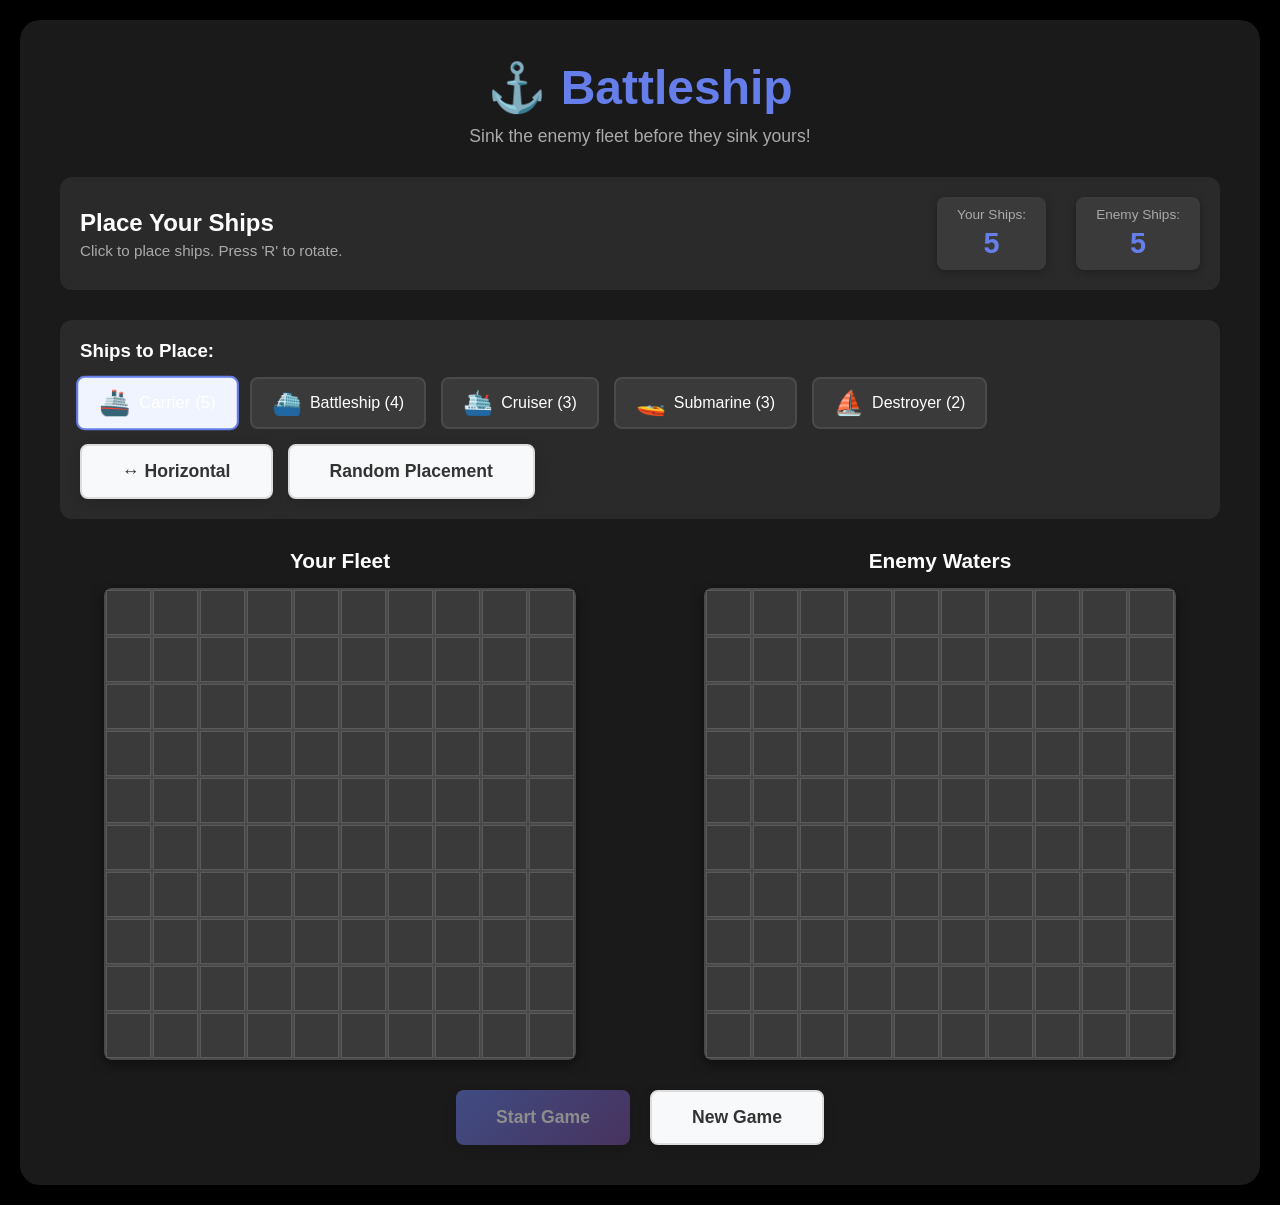
<file: index.html>
<!DOCTYPE html>
<html lang="en">
<head>
    <meta charset="UTF-8">
    <meta name="viewport" content="width=device-width, initial-scale=1.0">
    <title>Ethan's Battleship Game</title>
    <link rel="stylesheet" href="styles.css">
</head>
<body>
    <div class="container">
        <header>
            <h1>⚓ Battleship</h1>
            <p class="subtitle">Sink the enemy fleet before they sink yours!</p>
        </header>

        <div class="game-info">
            <div class="status-panel">
                <h2 id="game-status">Place Your Ships</h2>
                <p id="game-message">Click to place ships. Press 'R' to rotate.</p>
            </div>
            <div class="stats">
                <div class="stat-item">
                    <span class="stat-label">Your Ships:</span>
                    <span id="player-ships">5</span>
                </div>
                <div class="stat-item">
                    <span class="stat-label">Enemy Ships:</span>
                    <span id="enemy-ships">5</span>
                </div>
            </div>
        </div>

        <div class="ship-placement" id="ship-placement">
            <h3>Ships to Place:</h3>
            <div class="ships-list">
                <div class="ship-item" data-ship="carrier">
                    <span class="ship-icon">🚢</span>
                    <span>Carrier (5)</span>
                </div>
                <div class="ship-item" data-ship="battleship">
                    <span class="ship-icon">⛴️</span>
                    <span>Battleship (4)</span>
                </div>
                <div class="ship-item" data-ship="cruiser">
                    <span class="ship-icon">🛳️</span>
                    <span>Cruiser (3)</span>
                </div>
                <div class="ship-item" data-ship="submarine">
                    <span class="ship-icon">🚤</span>
                    <span>Submarine (3)</span>
                </div>
                <div class="ship-item" data-ship="destroyer">
                    <span class="ship-icon">⛵</span>
                    <span>Destroyer (2)</span>
                </div>
            </div>
            <div class="placement-controls">
                <button id="rotate-ship" class="btn btn-secondary">
                    <span id="orientation-icon">↔️</span>
                    <span id="orientation-text">Horizontal</span>
                </button>
                <button id="random-placement" class="btn btn-secondary">Random Placement</button>
            </div>
        </div>

        <div class="boards-container">
            <div class="board-wrapper">
                <h3>Your Fleet</h3>
                <div class="board" id="player-board"></div>
            </div>
            <div class="board-wrapper">
                <h3>Enemy Waters</h3>
                <div class="board" id="enemy-board"></div>
            </div>
        </div>

        <div class="controls">
            <button id="start-game" class="btn btn-primary" disabled>Start Game</button>
            <button id="reset-game" class="btn btn-secondary">New Game</button>
        </div>
    </div>

    <script src="game.js"></script>
</body>
</html>
</file>
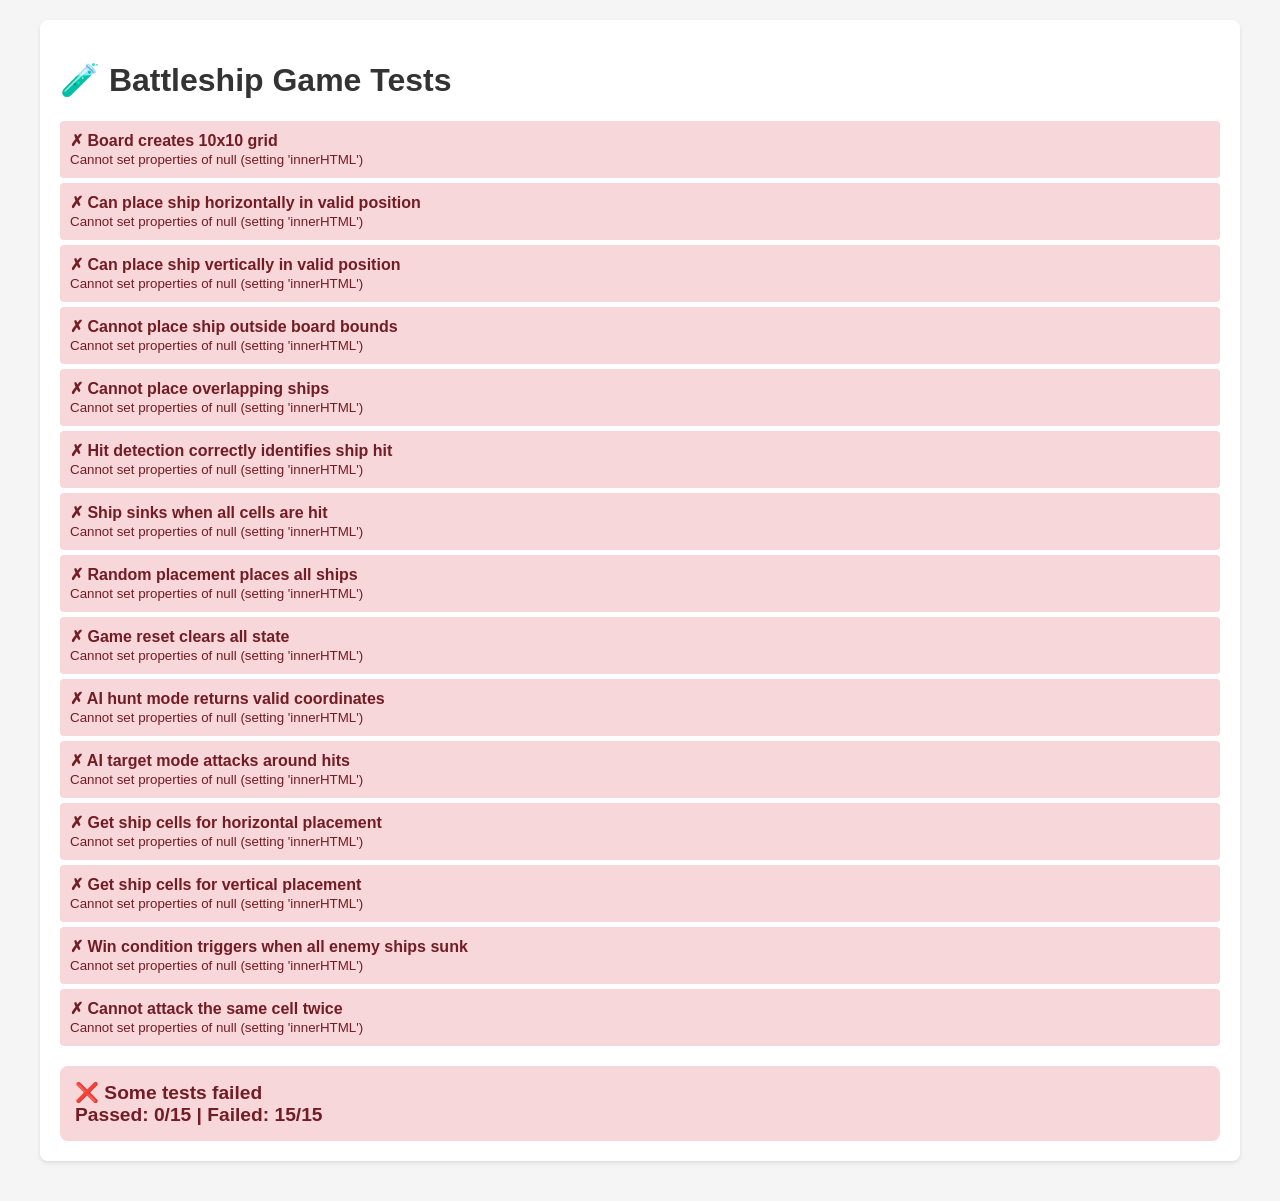
<file: test.html>
<!DOCTYPE html>
<html lang="en">
<head>
    <meta charset="UTF-8">
    <meta name="viewport" content="width=device-width, initial-scale=1.0">
    <title>Battleship Game Tests</title>
    <style>
        body {
            font-family: -apple-system, BlinkMacSystemFont, 'Segoe UI', Roboto, sans-serif;
            max-width: 1200px;
            margin: 0 auto;
            padding: 20px;
            background: #f5f5f5;
        }
        .test-container {
            background: white;
            padding: 20px;
            border-radius: 8px;
            margin-bottom: 20px;
            box-shadow: 0 2px 4px rgba(0,0,0,0.1);
        }
        .test-result {
            padding: 10px;
            margin: 5px 0;
            border-radius: 4px;
        }
        .test-pass {
            background: #d4edda;
            color: #155724;
        }
        .test-fail {
            background: #f8d7da;
            color: #721c24;
        }
        .summary {
            font-weight: bold;
            font-size: 1.2em;
            padding: 15px;
            border-radius: 8px;
            margin-top: 20px;
        }
        .summary.pass {
            background: #d4edda;
            color: #155724;
        }
        .summary.fail {
            background: #f8d7da;
            color: #721c24;
        }
        h1 {
            color: #333;
        }
        h2 {
            color: #666;
            margin-top: 0;
        }
    </style>
</head>
<body>
    <div class="test-container">
        <h1>🧪 Battleship Game Tests</h1>
        <div id="test-results"></div>
        <div id="summary"></div>
    </div>

    <script src="game.js"></script>
    <script>
        class TestRunner {
            constructor() {
                this.tests = [];
                this.passed = 0;
                this.failed = 0;
            }

            test(name, fn) {
                this.tests.push({ name, fn });
            }

            async run() {
                const resultsDiv = document.getElementById('test-results');
                
                for (const test of this.tests) {
                    try {
                        await test.fn();
                        this.passed++;
                        this.logResult(test.name, true, resultsDiv);
                    } catch (error) {
                        this.failed++;
                        this.logResult(test.name, false, resultsDiv, error.message);
                    }
                }

                this.showSummary();
            }

            logResult(name, passed, container, error = null) {
                const div = document.createElement('div');
                div.className = `test-result ${passed ? 'test-pass' : 'test-fail'}`;
                div.innerHTML = `
                    <strong>${passed ? '✓' : '✗'} ${name}</strong>
                    ${error ? `<br><small>${error}</small>` : ''}
                `;
                container.appendChild(div);
            }

            showSummary() {
                const summaryDiv = document.getElementById('summary');
                const total = this.passed + this.failed;
                const allPassed = this.failed === 0;
                
                summaryDiv.className = `summary ${allPassed ? 'pass' : 'fail'}`;
                summaryDiv.innerHTML = `
                    ${allPassed ? '🎉 All tests passed!' : '❌ Some tests failed'}
                    <br>
                    Passed: ${this.passed}/${total} | Failed: ${this.failed}/${total}
                `;
            }

            assert(condition, message) {
                if (!condition) {
                    throw new Error(message || 'Assertion failed');
                }
            }

            assertEqual(actual, expected, message) {
                if (actual !== expected) {
                    throw new Error(message || `Expected ${expected}, got ${actual}`);
                }
            }
        }

        const runner = new TestRunner();

        // Test: Board Creation
        runner.test('Board creates 10x10 grid', () => {
            const game = new BattleshipGame();
            runner.assertEqual(game.boardSize, 10, 'Board size should be 10');
            runner.assertEqual(game.playerBoard.length, 10, 'Player board should have 10 rows');
            runner.assertEqual(game.playerBoard[0].length, 10, 'Player board should have 10 columns');
        });

        // Test: Ship Placement Validation
        runner.test('Can place ship horizontally in valid position', () => {
            const game = new BattleshipGame();
            const ship = { name: 'test', size: 3, icon: '🚢' };
            const result = game.placeShip(0, 0, ship, true, game.playerBoard, game.playerShips);
            runner.assert(result, 'Ship should be placed successfully');
            runner.assertEqual(game.playerShips.length, 1, 'Should have 1 ship placed');
        });

        runner.test('Can place ship vertically in valid position', () => {
            const game = new BattleshipGame();
            const ship = { name: 'test', size: 3, icon: '🚢' };
            const result = game.placeShip(0, 0, ship, false, game.playerBoard, game.playerShips);
            runner.assert(result, 'Ship should be placed successfully');
            runner.assertEqual(game.playerShips.length, 1, 'Should have 1 ship placed');
        });

        runner.test('Cannot place ship outside board bounds', () => {
            const game = new BattleshipGame();
            const ship = { name: 'test', size: 5, icon: '🚢' };
            const result = game.placeShip(0, 8, ship, true, game.playerBoard, game.playerShips);
            runner.assert(!result, 'Ship should not be placed outside bounds');
        });

        runner.test('Cannot place overlapping ships', () => {
            const game = new BattleshipGame();
            const ship1 = { name: 'test1', size: 3, icon: '🚢' };
            const ship2 = { name: 'test2', size: 3, icon: '🚢' };
            
            game.placeShip(0, 0, ship1, true, game.playerBoard, game.playerShips);
            const result = game.placeShip(0, 1, ship2, true, game.playerBoard, game.playerShips);
            
            runner.assert(!result, 'Overlapping ships should not be allowed');
            runner.assertEqual(game.playerShips.length, 1, 'Should still have only 1 ship');
        });

        // Test: Hit Detection
        runner.test('Hit detection correctly identifies ship hit', () => {
            const game = new BattleshipGame();
            const ship = { name: 'test', size: 3, icon: '🚢' };
            game.placeShip(0, 0, ship, true, game.playerBoard, game.playerShips);
            
            const cell = game.playerBoard[0][0];
            runner.assert(cell.ship, 'Cell should have a ship');
            runner.assert(!cell.hit, 'Cell should not be hit initially');
        });

        // Test: Ship Sinking
        runner.test('Ship sinks when all cells are hit', () => {
            const game = new BattleshipGame();
            const ship = { name: 'test', size: 2, icon: '🚢' };
            game.placeShip(0, 0, ship, true, game.playerBoard, game.playerShips);
            
            const shipData = game.playerShips[0];
            runner.assert(!shipData.sunk, 'Ship should not be sunk initially');
            
            shipData.hits = shipData.cells.length;
            shipData.sunk = true;
            
            runner.assert(shipData.sunk, 'Ship should be sunk when all cells hit');
        });

        // Test: Random Placement
        runner.test('Random placement places all ships', () => {
            const game = new BattleshipGame();
            game.randomPlacement();
            
            runner.assertEqual(game.playerShips.length, 5, 'Should place all 5 ships');
            runner.assertEqual(game.currentShipIndex, 5, 'Current ship index should be 5');
        });

        // Test: Game Reset
        runner.test('Game reset clears all state', () => {
            const game = new BattleshipGame();
            game.randomPlacement();
            game.gameStarted = true;
            game.playerHits = 5;
            game.enemyHits = 3;
            game.aiTargetingMode = 'target';
            game.aiHits = [{ row: 0, col: 0, ship: null }];
            game.aiMisses.add('0,0');
            
            game.resetGame();
            
            runner.assertEqual(game.playerShips.length, 0, 'Player ships should be cleared');
            runner.assertEqual(game.enemyShips.length, 0, 'Enemy ships should be cleared');
            runner.assertEqual(game.playerHits, 0, 'Player hits should be reset');
            runner.assertEqual(game.enemyHits, 0, 'Enemy hits should be reset');
            runner.assertEqual(game.gameStarted, false, 'Game should not be started');
            runner.assertEqual(game.aiTargetingMode, 'hunt', 'AI mode should reset to hunt');
            runner.assertEqual(game.aiHits.length, 0, 'AI hits should be cleared');
            runner.assertEqual(game.aiMisses.size, 0, 'AI misses should be cleared');
        });

        // Test: AI Hunt Mode
        runner.test('AI hunt mode returns valid coordinates', () => {
            const game = new BattleshipGame();
            game.aiMisses = new Set();
            
            const result = game.huntTarget();
            runner.assert(result.row >= 0 && result.row < 10, 'Row should be valid');
            runner.assert(result.col >= 0 && result.col < 10, 'Col should be valid');
        });

        // Test: AI Target Mode
        runner.test('AI target mode attacks around hits', () => {
            const game = new BattleshipGame();
            const ship = { name: 'test', size: 3, icon: '🚢' };
            game.placeShip(5, 5, ship, true, game.playerBoard, game.playerShips);
            
            game.aiHits = [{ row: 5, col: 5, ship: game.playerBoard[5][5].ship }];
            game.aiMisses = new Set();
            
            const result = game.targetAttack();
            runner.assert(result.row >= 0 && result.row < 10, 'Row should be valid');
            runner.assert(result.col >= 0 && result.col < 10, 'Col should be valid');
        });

        // Test: Ship Cell Calculation
        runner.test('Get ship cells for horizontal placement', () => {
            const game = new BattleshipGame();
            const cells = game.getShipCells(0, 0, 3, true);
            
            runner.assertEqual(cells.length, 3, 'Should have 3 cells');
            runner.assertEqual(cells[0][0], 0, 'First cell row should be 0');
            runner.assertEqual(cells[0][1], 0, 'First cell col should be 0');
            runner.assertEqual(cells[1][0], 0, 'Second cell row should be 0');
            runner.assertEqual(cells[1][1], 1, 'Second cell col should be 1');
            runner.assertEqual(cells[2][0], 0, 'Third cell row should be 0');
            runner.assertEqual(cells[2][1], 2, 'Third cell col should be 2');
        });

        runner.test('Get ship cells for vertical placement', () => {
            const game = new BattleshipGame();
            const cells = game.getShipCells(0, 0, 3, false);
            
            runner.assertEqual(cells.length, 3, 'Should have 3 cells');
            runner.assertEqual(cells[0][0], 0, 'First cell row should be 0');
            runner.assertEqual(cells[0][1], 0, 'First cell col should be 0');
            runner.assertEqual(cells[1][0], 1, 'Second cell row should be 1');
            runner.assertEqual(cells[1][1], 0, 'Second cell col should be 0');
            runner.assertEqual(cells[2][0], 2, 'Third cell row should be 2');
            runner.assertEqual(cells[2][1], 0, 'Third cell col should be 0');
        });

        // Test: Win Condition
        runner.test('Win condition triggers when all enemy ships sunk', () => {
            const game = new BattleshipGame();
            game.placeEnemyShips();
            game.gameStarted = true;
            
            // Simulate sinking all enemy ships
            game.playerHits = game.totalShipCells;
            
            const endGameSpy = jest.spyOn(game, 'endGame');
            // This would normally trigger in playerAttack, but we're testing the condition
            runner.assertEqual(game.playerHits, game.totalShipCells, 'Should have hit all ship cells');
        });

        // Test: Duplicate Attack Prevention
        runner.test('Cannot attack the same cell twice', () => {
            const game = new BattleshipGame();
            game.placeEnemyShips();
            game.gameStarted = true;
            game.playerTurn = true;
            
            // Mark a cell as already attacked
            game.enemyBoard[0][0] = 'miss';
            
            const targetCell = game.enemyBoard[0][0];
            runner.assert(targetCell === 'miss', 'Cell should be marked as miss');
            
            // The handleEnemyBoardClick should prevent this
            // This is tested by the UI integration
        });

        // Run tests
        runner.run();
    </script>
</body>
</html>
</file>
<file: styles.css>
* {
    margin: 0;
    padding: 0;
    box-sizing: border-box;
}

body {
    font-family: -apple-system, BlinkMacSystemFont, 'Segoe UI', Roboto, Oxygen, Ubuntu, Cantarell, sans-serif;
    background: #000000;
    min-height: 100vh;
    padding: 20px;
    color: #ffffff;
}

.container {
    max-width: 1400px;
    margin: 0 auto;
    background: #1a1a1a;
    border-radius: 20px;
    padding: 40px;
    box-shadow: 0 20px 60px rgba(0, 0, 0, 0.5);
}

header {
    text-align: center;
    margin-bottom: 30px;
}

h1 {
    font-size: 3rem;
    color: #667eea;
    margin-bottom: 10px;
}

.subtitle {
    font-size: 1.1rem;
    color: #aaa;
}

.game-info {
    display: flex;
    justify-content: space-between;
    align-items: center;
    margin-bottom: 30px;
    padding: 20px;
    background: #2a2a2a;
    border-radius: 12px;
}

.status-panel h2 {
    font-size: 1.5rem;
    color: #ffffff;
    margin-bottom: 5px;
}

.status-panel p {
    color: #aaa;
    font-size: 0.95rem;
}

.stats {
    display: flex;
    gap: 30px;
}

.stat-item {
    display: flex;
    flex-direction: column;
    align-items: center;
    padding: 10px 20px;
    background: #3a3a3a;
    border-radius: 8px;
    box-shadow: 0 2px 8px rgba(0, 0, 0, 0.3);
}

.stat-label {
    font-size: 0.85rem;
    color: #aaa;
    margin-bottom: 5px;
}

.stat-item span:last-child {
    font-size: 1.8rem;
    font-weight: bold;
    color: #667eea;
}

.ship-placement {
    margin-bottom: 30px;
    padding: 20px;
    background: #2a2a2a;
    border-radius: 12px;
}

.ship-placement h3 {
    margin-bottom: 15px;
    color: #ffffff;
}

.ships-list {
    display: flex;
    gap: 15px;
    margin-bottom: 15px;
    flex-wrap: wrap;
}

.ship-item {
    padding: 10px 20px;
    background: #3a3a3a;
    border: 2px solid #4a4a4a;
    border-radius: 8px;
    display: flex;
    align-items: center;
    gap: 8px;
    font-weight: 500;
    transition: all 0.3s ease;
    color: #ffffff;
}

.ship-item.active {
    border-color: #667eea;
    background: #f0f4ff;
    transform: scale(1.05);
}

.ship-item.placed {
    opacity: 0.5;
    text-decoration: line-through;
}

.ship-icon {
    font-size: 1.5rem;
}

.placement-controls {
    display: flex;
    gap: 15px;
    flex-wrap: wrap;
}

.boards-container {
    display: grid;
    grid-template-columns: 1fr 1fr;
    gap: 40px;
    margin-bottom: 30px;
}

.board-wrapper {
    display: flex;
    flex-direction: column;
    align-items: center;
}

.board-wrapper h3 {
    margin-bottom: 15px;
    color: #ffffff;
    font-size: 1.3rem;
}

.board {
    display: grid;
    grid-template-columns: repeat(10, 1fr);
    gap: 2px;
    background: #4a4a4a;
    padding: 2px;
    border-radius: 8px;
    box-shadow: 0 4px 12px rgba(0, 0, 0, 0.5);
}

.cell {
    width: 45px;
    height: 45px;
    background: #3a3a3a;
    border: 1px solid #5a5a5a;
    cursor: pointer;
    transition: all 0.2s ease;
    display: flex;
    align-items: center;
    justify-content: center;
    font-size: 1.5rem;
}

.cell:hover {
    background: #4a4a4a;
    transform: scale(1.05);
}

.cell.ship {
    background: #4caf50;
    border-color: #388e3c;
}

.cell.hit {
    background: #f44336;
    border-color: #d32f2f;
    cursor: not-allowed;
}

.cell.hit::after {
    content: '💥';
}

.cell.hit:hover {
    background: #f44336;
    transform: none;
}

.cell.miss {
    background: #ff80ab;
    border-color: #f06292;
    cursor: not-allowed;
}

.cell.miss::after {
    content: '❌';
    color: #d32f2f;
    font-size: 2rem;
    font-weight: bold;
}

.cell.miss:hover {
    background: #ff80ab;
    transform: none;
}

.cell.sunk {
    background: #b71c1c;
    border-color: #7f0000;
}

.cell.preview {
    background: #81c784;
    border-color: #66bb6a;
}

.cell.invalid-preview {
    background: #ef5350;
    border-color: #e53935;
}

.cell.disabled {
    cursor: not-allowed;
    opacity: 0.6;
}

.controls {
    display: flex;
    justify-content: center;
    gap: 20px;
}

.btn {
    padding: 15px 40px;
    font-size: 1.1rem;
    font-weight: 600;
    border: none;
    border-radius: 8px;
    cursor: pointer;
    transition: all 0.3s ease;
    box-shadow: 0 4px 12px rgba(0, 0, 0, 0.15);
}

.btn:hover {
    transform: translateY(-2px);
    box-shadow: 0 6px 16px rgba(0, 0, 0, 0.2);
}

.btn:active {
    transform: translateY(0);
}

.btn:disabled {
    opacity: 0.5;
    cursor: not-allowed;
    transform: none;
}

.btn-primary {
    background: linear-gradient(135deg, #667eea 0%, #764ba2 100%);
    color: white;
}

.btn-secondary {
    background: #f8f9fa;
    color: #333;
    border: 2px solid #ddd;
}

.btn-secondary:hover {
    background: #e9ecef;
}

@media (max-width: 1024px) {
    .boards-container {
        grid-template-columns: 1fr;
    }
    
    .cell {
        width: 40px;
        height: 40px;
    }
}

@media (max-width: 768px) {
    .container {
        padding: 20px;
    }
    
    h1 {
        font-size: 2rem;
    }
    
    .game-info {
        flex-direction: column;
        gap: 15px;
    }
    
    .cell {
        width: 35px;
        height: 35px;
        font-size: 1.2rem;
    }
}
</file>
